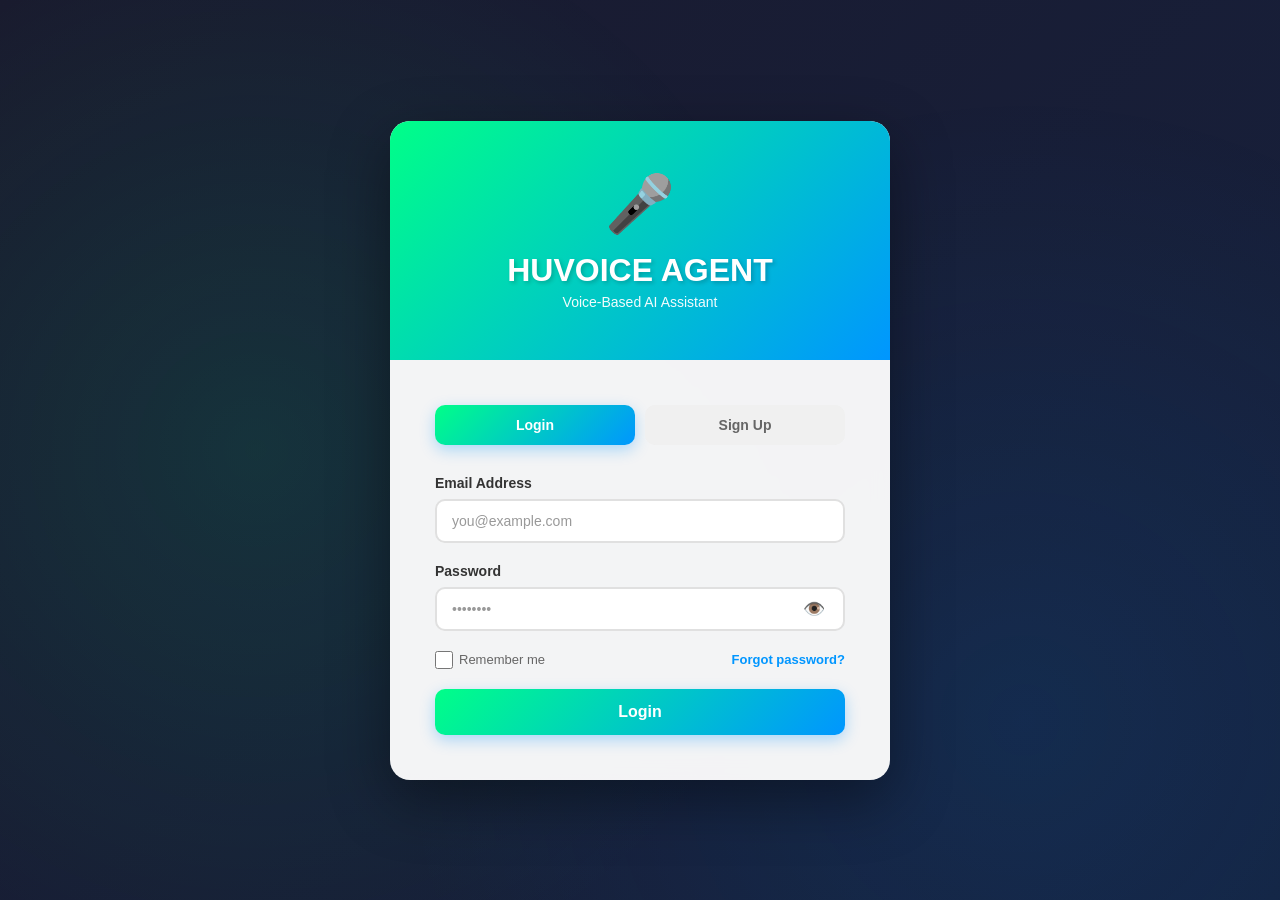
<file: templates/login.html>
<!DOCTYPE html>
<html lang="en">
<head>
    <meta charset="UTF-8">
    <meta name="viewport" content="width=device-width, initial-scale=1.0">
    <title>Login - HARIDWAR UNIVERSITY AI</title>
    <style>
        * {
            margin: 0;
            padding: 0;
            box-sizing: border-box;
        }

        body {
            font-family: 'Segoe UI', Tahoma, Geneva, Verdana, sans-serif;
            background: linear-gradient(135deg, #1a1a2e 0%, #16213e 100%);
            min-height: 100vh;
            display: flex;
            justify-content: center;
            align-items: center;
            overflow: hidden;
            position: relative;
        }

        /* Animated background effect */
        body::before {
            content: '';
            position: fixed;
            top: 0;
            left: 0;
            width: 100%;
            height: 100%;
            background-image: 
                radial-gradient(circle at 20% 50%, rgba(0, 255, 136, 0.1) 0%, transparent 50%),
                radial-gradient(circle at 80% 80%, rgba(0, 150, 255, 0.1) 0%, transparent 50%);
            pointer-events: none;
            z-index: 1;
        }

        .container {
            width: 100%;
            max-width: 450px;
            margin: 20px;
            position: relative;
            z-index: 2;
        }

        .login-card {
            background: rgba(255, 255, 255, 0.95);
            border-radius: 20px;
            box-shadow: 0 20px 60px rgba(0, 0, 0, 0.3);
            overflow: hidden;
            backdrop-filter: blur(10px);
        }

        .login-header {
            background: linear-gradient(135deg, #00ff88 0%, #0096ff 100%);
            padding: 40px 30px;
            text-align: center;
            color: white;
        }

        .logo {
            font-size: 48px;
            margin-bottom: 15px;
            animation: float 3s ease-in-out infinite;
        }

        @keyframes float {
            0%, 100% { transform: translateY(0px); }
            50% { transform: translateY(-10px); }
        }

        .login-header h1 {
            font-size: 28px;
            font-weight: 700;
            margin-bottom: 5px;
            text-shadow: 2px 2px 4px rgba(0, 0, 0, 0.2);
        }

        .login-header p {
            font-size: 14px;
            opacity: 0.95;
        }

        .login-body {
            padding: 40px;
        }

        .tab-buttons {
            display: flex;
            gap: 10px;
            margin-bottom: 30px;
        }

        .tab-btn {
            flex: 1;
            padding: 12px;
            border: none;
            background: #f0f0f0;
            color: #666;
            font-weight: 600;
            border-radius: 10px;
            cursor: pointer;
            transition: all 0.3s ease;
            font-size: 14px;
        }

        .tab-btn.active {
            background: linear-gradient(135deg, #00ff88 0%, #0096ff 100%);
            color: white;
            box-shadow: 0 5px 15px rgba(0, 150, 255, 0.3);
        }

        .form-group {
            margin-bottom: 20px;
        }

        .form-group label {
            display: block;
            margin-bottom: 8px;
            color: #333;
            font-weight: 600;
            font-size: 14px;
        }

        .form-group input,
        .form-group select {
            width: 100%;
            padding: 12px 15px;
            border: 2px solid #e0e0e0;
            border-radius: 10px;
            font-size: 14px;
            transition: all 0.3s ease;
            font-family: inherit;
        }

        .form-group input:focus,
        .form-group select:focus {
            outline: none;
            border-color: #0096ff;
            box-shadow: 0 0 0 3px rgba(0, 150, 255, 0.1);
        }

        .form-group input::placeholder {
            color: #999;
        }

        .password-field {
            position: relative;
        }

        .password-toggle {
            position: absolute;
            right: 15px;
            top: 50%;
            transform: translateY(-50%);
            background: none;
            border: none;
            cursor: pointer;
            font-size: 18px;
            color: #666;
            padding: 5px;
        }

        .remember-forgot {
            display: flex;
            justify-content: space-between;
            align-items: center;
            margin-bottom: 20px;
            font-size: 13px;
        }

        .remember-forgot label {
            display: flex;
            align-items: center;
            gap: 6px;
            color: #666;
            cursor: pointer;
            margin: 0;
            font-weight: 500;
        }

        .remember-forgot input[type="checkbox"] {
            width: 18px;
            height: 18px;
            cursor: pointer;
        }

        .remember-forgot a {
            color: #0096ff;
            text-decoration: none;
            font-weight: 600;
            transition: color 0.3s ease;
        }

        .remember-forgot a:hover {
            color: #00ff88;
        }

        .login-btn {
            width: 100%;
            padding: 14px;
            background: linear-gradient(135deg, #00ff88 0%, #0096ff 100%);
            color: white;
            border: none;
            border-radius: 10px;
            font-weight: 700;
            font-size: 16px;
            cursor: pointer;
            transition: all 0.3s ease;
            box-shadow: 0 5px 15px rgba(0, 150, 255, 0.3);
        }

        .login-btn:hover {
            transform: translateY(-2px);
            box-shadow: 0 8px 20px rgba(0, 150, 255, 0.4);
        }

        .login-btn:active {
            transform: translateY(0);
        }

        .error-message {
            background: #fee;
            color: #c33;
            padding: 12px;
            border-radius: 8px;
            margin-bottom: 20px;
            border-left: 4px solid #c33;
            font-size: 14px;
            display: none;
        }

        .success-message {
            background: #efe;
            color: #3c3;
            padding: 12px;
            border-radius: 8px;
            margin-bottom: 20px;
            border-left: 4px solid #3c3;
            font-size: 14px;
            display: none;
        }

        .signup-info {
            margin-top: 20px;
            padding-top: 20px;
            border-top: 1px solid #e0e0e0;
            text-align: center;
            color: #666;
            font-size: 14px;
        }

        .signup-info a {
            color: #0096ff;
            text-decoration: none;
            font-weight: 600;
        }

        .signup-info a:hover {
            color: #00ff88;
        }

        .form-section {
            display: none;
        }

        .form-section.active {
            display: block;
        }

        .loading {
            display: inline-block;
            width: 20px;
            height: 20px;
            border: 3px solid rgba(255, 255, 255, 0.3);
            border-radius: 50%;
            border-top-color: white;
            animation: spin 1s ease-in-out infinite;
        }

        @keyframes spin {
            to { transform: rotate(360deg); }
        }

        .social-login {
            display: flex;
            gap: 10px;
            margin-bottom: 20px;
        }

        .social-btn {
            flex: 1;
            padding: 12px;
            border: 2px solid #e0e0e0;
            background: white;
            border-radius: 10px;
            cursor: pointer;
            font-size: 24px;
            transition: all 0.3s ease;
        }

        .social-btn:hover {
            border-color: #0096ff;
            background: #f8fbff;
        }

        .divider {
            text-align: center;
            margin: 20px 0;
            position: relative;
            color: #ccc;
            font-size: 14px;
        }

        .divider::before {
            content: '';
            position: absolute;
            left: 0;
            top: 50%;
            width: 100%;
            height: 1px;
            background: #e0e0e0;
            z-index: -1;
        }

        .divider span {
            background: white;
            padding: 0 10px;
        }

        /* ============================================
           RESPONSIVE DESIGN - LOGIN PAGE
           ============================================ */

        /* Mobile: 320px - 480px */
        @media (max-width: 480px) {
            body {
                min-height: 100vh;
                padding: 10px;
            }

            .container {
                max-width: 100%;
                margin: 0;
                padding: 0;
            }

            .login-card {
                border-radius: 15px;
            }

            .login-header {
                padding: 30px 20px;
            }

            .logo {
                font-size: 36px;
                margin-bottom: 10px;
            }

            .login-header h1 {
                font-size: 24px;
                margin-bottom: 3px;
            }

            .login-header p {
                font-size: 13px;
            }

            .login-body {
                padding: 25px;
            }

            .tab-buttons {
                gap: 8px;
                margin-bottom: 25px;
            }

            .tab-btn {
                padding: 10px;
                font-size: 13px;
                border-radius: 8px;
            }

            .form-group {
                margin-bottom: 16px;
            }

            .form-group label {
                font-size: 13px;
                margin-bottom: 6px;
            }

            .form-group input,
            .form-group select {
                padding: 11px 12px;
                font-size: 16px;
                border-radius: 8px;
            }

            .password-toggle {
                font-size: 16px;
            }

            .remember-forgot {
                margin-bottom: 16px;
                font-size: 12px;
            }

            .login-btn {
                padding: 12px;
                font-size: 15px;
            }

            .error-message,
            .success-message {
                padding: 10px;
                margin-bottom: 16px;
                font-size: 13px;
                border-radius: 6px;
            }

            .signup-info {
                margin-top: 16px;
                padding-top: 16px;
                font-size: 13px;
            }

            .social-login {
                gap: 8px;
                margin-bottom: 16px;
            }

            .social-btn {
                padding: 10px;
                font-size: 20px;
            }
        }

        /* Tablets: 481px - 768px */
        @media (min-width: 481px) and (max-width: 768px) {
            .container {
                max-width: 100%;
                margin: 20px;
            }

            .login-card {
                border-radius: 18px;
            }

            .login-header {
                padding: 35px 25px;
            }

            .logo {
                font-size: 42px;
                margin-bottom: 12px;
            }

            .login-header h1 {
                font-size: 26px;
                margin-bottom: 4px;
            }

            .login-header p {
                font-size: 14px;
            }

            .login-body {
                padding: 30px;
            }

            .tab-buttons {
                gap: 10px;
                margin-bottom: 28px;
            }

            .tab-btn {
                padding: 11px;
                font-size: 14px;
            }

            .form-group {
                margin-bottom: 18px;
            }

            .form-group label {
                font-size: 14px;
                margin-bottom: 7px;
            }

            .form-group input,
            .form-group select {
                padding: 12px 14px;
                font-size: 15px;
            }

            .login-btn {
                padding: 13px;
                font-size: 16px;
            }
        }

        /* Small Desktops: 769px - 1024px */
        @media (min-width: 769px) and (max-width: 1024px) {
            .container {
                max-width: 500px;
                margin: 40px auto;
            }

            .login-header {
                padding: 45px 35px;
            }

            .logo {
                font-size: 50px;
                margin-bottom: 15px;
            }

            .login-header h1 {
                font-size: 30px;
            }

            .login-body {
                padding: 40px;
            }
        }

        /* Large Desktops: 1025px+ */
        @media (min-width: 1025px) {
            .container {
                max-width: 500px;
                margin: 60px auto;
            }

            .login-card {
                box-shadow: 0 20px 60px rgba(0, 0, 0, 0.4);
            }

            .login-header {
                padding: 50px 40px;
            }

            .logo {
                font-size: 56px;
            }

            .login-header h1 {
                font-size: 32px;
            }

            .login-body {
                padding: 45px;
            }
        }

        /* ============================================
           TOUCH DEVICE OPTIMIZATION
           ============================================ */
        @media (hover: none) and (pointer: coarse) {
            .login-btn,
            .tab-btn,
            .social-btn,
            .remember-forgot a,
            .signup-info a {
                min-height: 44px;
                -webkit-tap-highlight-color: transparent;
                tap-highlight-color: transparent;
            }

            .login-btn:active,
            .tab-btn:active {
                opacity: 0.9;
            }

            .form-group input,
            .form-group select {
                font-size: 16px;
                min-height: 44px;
            }

            .password-toggle {
                min-height: 44px;
                min-width: 44px;
            }
        }

        /* ============================================
           LANDSCAPE ORIENTATION
           ============================================ */
        @media (orientation: landscape) and (max-height: 600px) {
            .login-header {
                padding: 20px 30px;
            }

            .logo {
                font-size: 40px;
                margin-bottom: 8px;
            }

            .login-header h1 {
                font-size: 22px;
            }

            .login-body {
                padding: 20px 30px;
            }

            .social-login {
                display: none;
            }

            .divider {
                display: none;
            }

            .signup-info {
                margin-top: 10px;
                padding-top: 10px;
            }
        }

        /* ============================================
           HIGH DPI / RETINA DISPLAYS
           ============================================ */
        @media (min-device-pixel-ratio: 2),
               (min-resolution: 192dpi) {
            .login-card {
                border: 0.5px solid rgba(0, 0, 0, 0.05);
            }

            .form-group input,
            .form-group select {
                border-width: 0.5px;
            }

            .login-btn {
                border-width: 0.5px;
            }
        }
    </style>
</head>
<body>
    <div class="container">
        <div class="login-card">
            <!-- Header -->
            <div class="login-header">
                <div class="logo">🎤</div>
                <h1>HUVOICE AGENT</h1>
                <p>Voice-Based AI Assistant</p>
            </div>

            <!-- Body -->
            <div class="login-body">
                <!-- Tab Buttons -->
                <div class="tab-buttons">
                    <button class="tab-btn active" onclick="switchTab('login')">Login</button>
                    <button class="tab-btn" onclick="switchTab('signup')">Sign Up</button>
                </div>

                <!-- Login Form -->
                <div id="login-form" class="form-section active">
                    <div class="error-message" id="login-error"></div>
                    <div class="success-message" id="login-success"></div>

                    <form onsubmit="handleLogin(event)">
                        <div class="form-group">
                            <label for="login-email">Email Address</label>
                            <input 
                                type="email" 
                                id="login-email" 
                                name="email" 
                                placeholder="you@example.com"
                                required
                            >
                        </div>

                        <div class="form-group">
                            <label for="login-password">Password</label>
                            <div class="password-field">
                                <input 
                                    type="password" 
                                    id="login-password" 
                                    name="password" 
                                    placeholder="••••••••"
                                    required
                                >
                                <button type="button" class="password-toggle" onclick="togglePassword('login-password')">👁️</button>
                            </div>
                        </div>

                        <div class="remember-forgot">
                            <label>
                                <input type="checkbox" name="remember">
                                Remember me
                            </label>
                            <a href="#">Forgot password?</a>
                        </div>

                        <button type="submit" class="login-btn" id="login-submit">Login</button>
                    </form>
                </div>

                <!-- Sign Up Form -->
                <div id="signup-form" class="form-section">
                    <div class="error-message" id="signup-error"></div>
                    <div class="success-message" id="signup-success"></div>

                    <form onsubmit="handleSignup(event)">
                        <div class="form-group">
                            <label for="signup-name">Full Name</label>
                            <input 
                                type="text" 
                                id="signup-name" 
                                name="fullname" 
                                placeholder="John Doe"
                                required
                            >
                        </div>

                        <div class="form-group">
                            <label for="signup-email">Email Address</label>
                            <input 
                                type="email" 
                                id="signup-email" 
                                name="email" 
                                placeholder="you@example.com"
                                required
                            >
                        </div>

                        <div class="form-group">
                            <label for="signup-password">Password</label>
                            <div class="password-field">
                                <input 
                                    type="password" 
                                    id="signup-password" 
                                    name="password" 
                                    placeholder="••••••••"
                                    required
                                >
                                <button type="button" class="password-toggle" onclick="togglePassword('signup-password')">👁️</button>
                            </div>
                        </div>

                        <div class="form-group">
                            <label for="signup-confirm">Confirm Password</label>
                            <div class="password-field">
                                <input 
                                    type="password" 
                                    id="signup-confirm" 
                                    name="confirm_password" 
                                    placeholder="••••••••"
                                    required
                                >
                                <button type="button" class="password-toggle" onclick="togglePassword('signup-confirm')">👁️</button>
                            </div>
                        </div>

                        <div class="form-group">
                            <label>
                                <input type="checkbox" name="agree" required>
                                <span style="display: inline; margin-left: 6px;">I agree to the Terms & Conditions</span>
                            </label>
                        </div>

                        <button type="submit" class="login-btn" id="signup-submit">Create Account</button>
                    </form>
                </div>
            </div>
        </div>
    </div>

    <script>
        // Switch between login and signup
        function switchTab(tab) {
            document.getElementById('login-form').classList.remove('active');
            document.getElementById('signup-form').classList.remove('active');
            document.querySelectorAll('.tab-btn').forEach(btn => btn.classList.remove('active'));

            if (tab === 'login') {
                document.getElementById('login-form').classList.add('active');
                document.querySelectorAll('.tab-btn')[0].classList.add('active');
            } else {
                document.getElementById('signup-form').classList.add('active');
                document.querySelectorAll('.tab-btn')[1].classList.add('active');
            }
        }

        // Toggle password visibility
        function togglePassword(inputId) {
            const input = document.getElementById(inputId);
            input.type = input.type === 'password' ? 'text' : 'password';
        }

        // Handle login
        // Handle login
        async function handleLogin(event) {
            event.preventDefault();
            const email = document.getElementById('login-email').value;
            const password = document.getElementById('login-password').value;
            const btn = document.getElementById('login-submit');

            btn.disabled = true;
            btn.innerHTML = '<span class="loading"></span> Logging in...';

            try {
                const response = await fetch('/api/login', {
                    method: 'POST',
                    headers: { 'Content-Type': 'application/json' },
                    body: JSON.stringify({ email, password })
                });

                const data = await response.json();

                if (response.ok) {
                    // Save user data to localStorage
                    localStorage.setItem('user', JSON.stringify({ email, fullname: email.split('@')[0] }));
                    document.getElementById('login-success').textContent = 'Login successful! Redirecting...';
                    document.getElementById('login-success').style.display = 'block';
                    setTimeout(() => window.location.href = '/dashboard', 1500);
                } else {
                    throw new Error(data.error || 'Login failed');
                }
            } catch (error) {
                document.getElementById('login-error').textContent = error.message;
                document.getElementById('login-error').style.display = 'block';
            } finally {
                btn.disabled = false;
                btn.innerHTML = 'Login';
            }
        }

        // Handle signup
        async function handleSignup(event) {
            event.preventDefault();
            const fullname = document.getElementById('signup-name').value;
            const email = document.getElementById('signup-email').value;
            const password = document.getElementById('signup-password').value;
            const confirm = document.getElementById('signup-confirm').value;

            if (password !== confirm) {
                document.getElementById('signup-error').textContent = 'Passwords do not match!';
                document.getElementById('signup-error').style.display = 'block';
                return;
            }

            const btn = document.getElementById('signup-submit');
            btn.disabled = true;
            btn.innerHTML = '<span class="loading"></span> Creating account...';

            try {
                const response = await fetch('/api/signup', {
                    method: 'POST',
                    headers: { 'Content-Type': 'application/json' },
                    body: JSON.stringify({ fullname, email, password })
                });

                const data = await response.json();

                if (response.ok) {
                    // Save user data to localStorage
                    localStorage.setItem('user', JSON.stringify({ email, fullname }));
                    document.getElementById('signup-success').textContent = 'Account created! Logging in...';
                    document.getElementById('signup-success').style.display = 'block';
                    setTimeout(() => window.location.href = '/dashboard', 1500);
                } else {
                    throw new Error(data.error || 'Signup failed');
                }
            } catch (error) {
                document.getElementById('signup-error').textContent = error.message;
                document.getElementById('signup-error').style.display = 'block';
            } finally {
                btn.disabled = false;
                btn.innerHTML = 'Create Account';
            }
        }
    </script>
</body>
</html>
</file>
